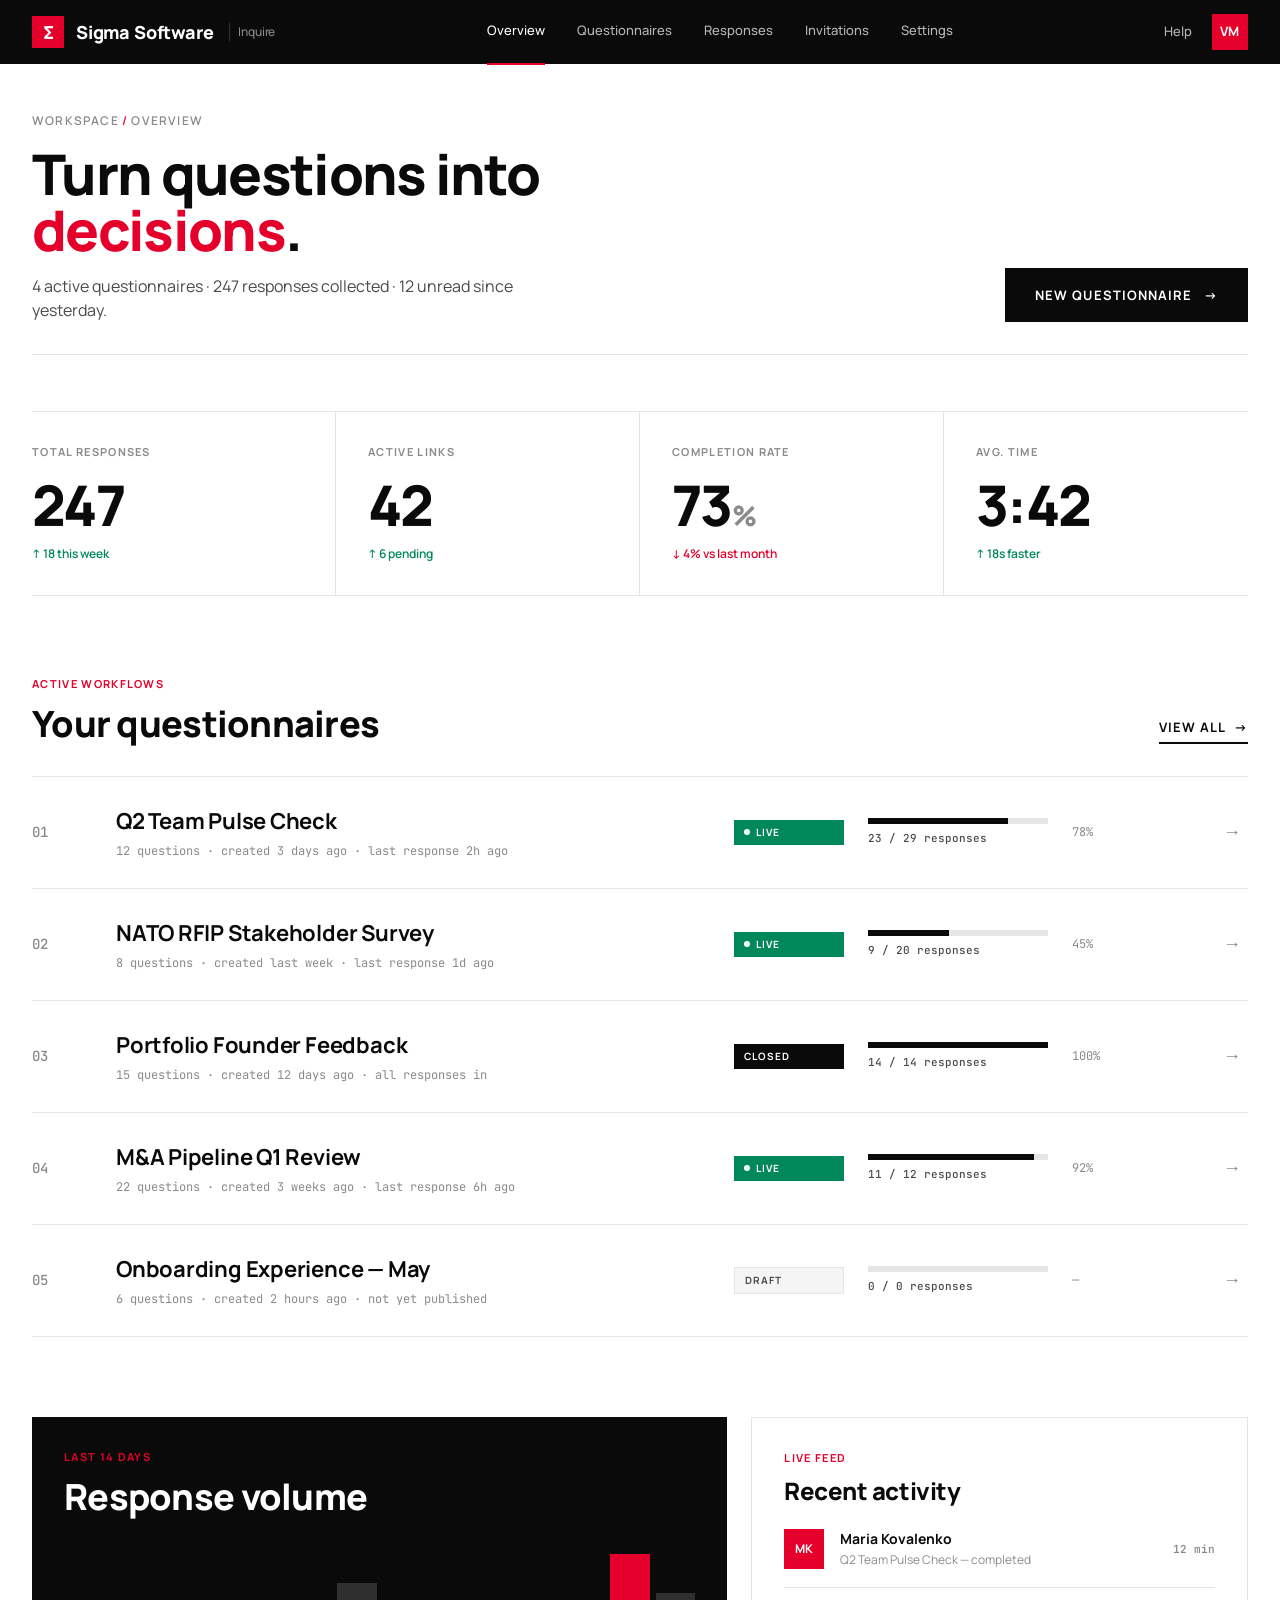
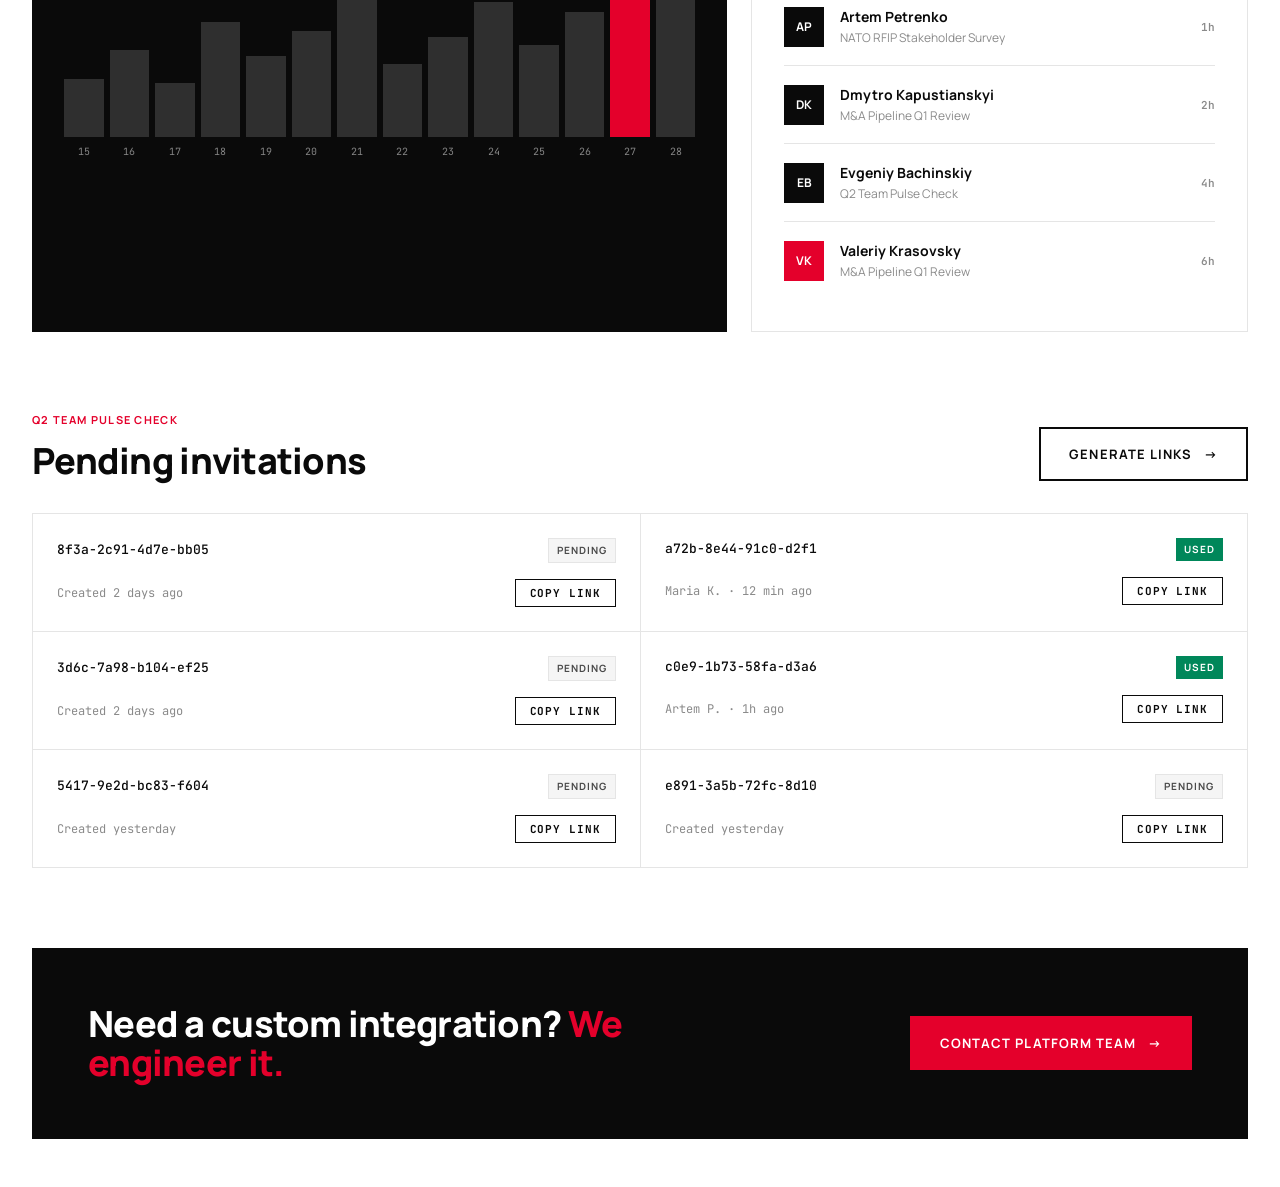
<file: public/index.html>
<!DOCTYPE html>
<html lang="en">
<head>
<meta charset="UTF-8">
<meta name="viewport" content="width=device-width, initial-scale=1.0">
<title>Questionnaire Admin — Sigma Software</title>
<link rel="preconnect" href="https://fonts.googleapis.com">
<link rel="preconnect" href="https://fonts.gstatic.com" crossorigin>
<link href="https://fonts.googleapis.com/css2?family=Manrope:wght@400;500;600;700;800&family=JetBrains+Mono:wght@400;500&display=swap" rel="stylesheet">
<style>
  :root {
    --bg: #ffffff;
    --bg-alt: #f5f5f5;
    --bg-dark: #0a0a0a;
    --ink: #0a0a0a;
    --ink-soft: #4a4a4a;
    --ink-mute: #8a8a8a;
    --line: #e5e5e5;
    --line-soft: #efefef;
    --red: #e4002b;
    --red-dark: #c00024;
    --green: #00875a;
    --amber: #d97706;
  }

  * { box-sizing: border-box; margin: 0; padding: 0; }

  body {
    font-family: 'Manrope', sans-serif;
    background: var(--bg);
    color: var(--ink);
    font-size: 14px;
    line-height: 1.5;
    -webkit-font-smoothing: antialiased;
    min-height: 100vh;
  }

  .mono { font-family: 'JetBrains Mono', monospace; }

  /* Top bar */
  .topbar {
    background: var(--bg-dark);
    color: var(--bg);
    padding: 0 32px;
    height: 64px;
    display: flex;
    align-items: center;
    justify-content: space-between;
    position: sticky;
    top: 0;
    z-index: 10;
  }

  .logo {
    display: flex;
    align-items: center;
    gap: 12px;
    font-weight: 800;
    font-size: 18px;
    letter-spacing: -0.01em;
  }

  .logo-mark {
    width: 32px; height: 32px;
    background: var(--red);
    display: flex; align-items: center; justify-content: center;
    color: white;
    font-weight: 800;
    font-size: 18px;
  }

  .logo-text { color: white; }
  .logo-sub { color: var(--ink-mute); font-weight: 500; font-size: 12px; padding-left: 8px; border-left: 1px solid #333; margin-left: 4px; }

  .topbar-nav {
    display: flex;
    gap: 32px;
  }

  .topbar-link {
    color: rgba(255,255,255,0.7);
    text-decoration: none;
    font-size: 13px;
    font-weight: 500;
    transition: color 0.15s;
    cursor: pointer;
  }
  .topbar-link:hover, .topbar-link.active { color: white; }
  .topbar-link.active { border-bottom: 2px solid var(--red); padding-bottom: 22px; margin-bottom: -22px; }

  .topbar-right {
    display: flex;
    align-items: center;
    gap: 20px;
  }

  .avatar {
    width: 36px; height: 36px;
    background: var(--red);
    color: white;
    display: flex; align-items: center; justify-content: center;
    font-weight: 700;
    font-size: 13px;
  }

  /* Layout */
  .container { max-width: 1320px; margin: 0 auto; padding: 48px 32px; }

  /* Hero */
  .hero {
    margin-bottom: 56px;
    display: flex;
    justify-content: space-between;
    align-items: flex-end;
    padding-bottom: 32px;
    border-bottom: 1px solid var(--line);
  }

  .breadcrumb {
    font-size: 12px;
    color: var(--ink-mute);
    text-transform: uppercase;
    letter-spacing: 0.1em;
    font-weight: 600;
    margin-bottom: 16px;
  }

  .breadcrumb .red { color: var(--red); }

  .page-title {
    font-size: 56px;
    font-weight: 800;
    line-height: 1;
    letter-spacing: -0.03em;
    max-width: 720px;
  }

  .page-title .red { color: var(--red); }

  .page-subtitle {
    color: var(--ink-soft);
    font-size: 16px;
    margin-top: 16px;
    max-width: 520px;
    line-height: 1.5;
  }

  .btn {
    padding: 16px 28px;
    border: 2px solid var(--ink);
    background: var(--ink);
    color: white;
    font-family: inherit;
    font-size: 13px;
    font-weight: 700;
    text-transform: uppercase;
    letter-spacing: 0.08em;
    cursor: pointer;
    transition: all 0.2s;
    display: inline-flex;
    align-items: center;
    gap: 12px;
    white-space: nowrap;
  }

  .btn:hover { background: var(--red); border-color: var(--red); }
  .btn .arrow { transition: transform 0.2s; }
  .btn:hover .arrow { transform: translateX(4px); }

  .btn-outline { background: transparent; color: var(--ink); }
  .btn-outline:hover { background: var(--ink); color: white; border-color: var(--ink); }

  /* Stats */
  .stats {
    display: grid;
    grid-template-columns: repeat(4, 1fr);
    gap: 0;
    margin-bottom: 80px;
    border-top: 1px solid var(--line);
    border-bottom: 1px solid var(--line);
  }

  .stat {
    padding: 32px 32px 32px 0;
    border-right: 1px solid var(--line);
    position: relative;
  }
  .stat:last-child { border-right: none; }
  .stat:not(:first-child) { padding-left: 32px; }

  .stat-label {
    font-size: 11px;
    text-transform: uppercase;
    letter-spacing: 0.12em;
    color: var(--ink-mute);
    font-weight: 700;
    margin-bottom: 16px;
  }

  .stat-value {
    font-size: 56px;
    font-weight: 800;
    line-height: 1;
    letter-spacing: -0.03em;
  }

  .stat-value .pct { font-size: 28px; color: var(--ink-mute); }

  .stat-delta {
    font-size: 12px;
    margin-top: 12px;
    display: flex;
    align-items: center;
    gap: 6px;
    font-weight: 600;
  }
  .stat-delta.up { color: var(--green); }
  .stat-delta.down { color: var(--red); }

  /* Section */
  .section { margin-bottom: 80px; }

  .section-head {
    display: flex;
    align-items: flex-end;
    justify-content: space-between;
    margin-bottom: 32px;
  }

  .section-eyebrow {
    font-size: 11px;
    text-transform: uppercase;
    letter-spacing: 0.12em;
    color: var(--red);
    font-weight: 700;
    margin-bottom: 12px;
  }

  .section-title {
    font-size: 36px;
    font-weight: 800;
    letter-spacing: -0.02em;
    line-height: 1.1;
    max-width: 640px;
  }

  .section-link {
    font-size: 13px;
    color: var(--ink);
    text-decoration: none;
    font-weight: 700;
    text-transform: uppercase;
    letter-spacing: 0.08em;
    display: inline-flex;
    align-items: center;
    gap: 8px;
    border-bottom: 2px solid var(--ink);
    padding-bottom: 4px;
    transition: all 0.2s;
  }
  .section-link:hover { color: var(--red); border-color: var(--red); }

  /* Questionnaire list */
  .q-list {
    border-top: 1px solid var(--line);
  }

  .q-item {
    display: grid;
    grid-template-columns: 60px 1fr 110px 180px 120px 32px;
    gap: 24px;
    padding: 28px 0;
    border-bottom: 1px solid var(--line);
    align-items: center;
    transition: all 0.2s;
    cursor: pointer;
  }

  .q-item:hover { padding-left: 12px; padding-right: 12px; background: var(--bg-alt); }
  .q-item:hover .q-num { color: var(--red); }

  .q-num {
    font-family: 'JetBrains Mono', monospace;
    font-size: 14px;
    color: var(--ink-mute);
    font-weight: 500;
    transition: color 0.2s;
  }

  .q-name {
    font-size: 22px;
    font-weight: 700;
    margin-bottom: 4px;
    letter-spacing: -0.01em;
  }

  .q-meta {
    font-size: 12px;
    color: var(--ink-mute);
    font-family: 'JetBrains Mono', monospace;
  }

  .badge {
    display: inline-flex;
    padding: 5px 10px;
    font-size: 10px;
    font-weight: 700;
    text-transform: uppercase;
    letter-spacing: 0.1em;
    align-items: center;
    gap: 6px;
  }
  .badge.live { background: var(--green); color: white; }
  .badge.draft { background: var(--bg-alt); color: var(--ink-soft); border: 1px solid var(--line); }
  .badge.closed { background: var(--ink); color: white; }
  .badge .dot { width: 6px; height: 6px; border-radius: 50%; background: currentColor; }

  /* Progress */
  .progress {
    display: flex;
    flex-direction: column;
    gap: 6px;
  }

  .progress-bar {
    height: 6px;
    background: var(--line);
    overflow: hidden;
    position: relative;
  }
  .progress-fill {
    height: 100%;
    background: var(--ink);
    transition: width 0.4s cubic-bezier(0.4, 0, 0.2, 1);
  }
  .q-item:hover .progress-fill { background: var(--red); }
  .progress-text {
    font-family: 'JetBrains Mono', monospace;
    font-size: 11px;
    color: var(--ink-soft);
    font-weight: 500;
  }

  .icon-btn {
    width: 32px; height: 32px;
    border: none; background: transparent;
    color: var(--ink-mute);
    cursor: pointer;
    display: flex; align-items: center; justify-content: center;
    transition: all 0.15s;
    font-size: 18px;
  }
  .icon-btn:hover { background: var(--ink); color: white; }

  /* Two column */
  .two-col {
    display: grid;
    grid-template-columns: 1.4fr 1fr;
    gap: 24px;
    margin-bottom: 80px;
  }

  .panel {
    background: var(--bg);
    border: 1px solid var(--line);
    padding: 32px;
  }

  .panel-dark {
    background: var(--bg-dark);
    color: white;
    border: none;
  }
  .panel-dark .section-title { color: white; }
  .panel-dark .section-eyebrow { color: var(--red); }

  /* Chart */
  .chart-area {
    margin-top: 28px;
    height: 220px;
    position: relative;
    display: flex;
    align-items: flex-end;
    gap: 6px;
    padding-bottom: 28px;
  }

  .chart-bar {
    flex: 1;
    background: rgba(255,255,255,0.15);
    position: relative;
    min-height: 4px;
    transition: all 0.4s cubic-bezier(0.4, 0, 0.2, 1);
    cursor: pointer;
  }
  .chart-bar:hover { background: var(--red); }
  .chart-bar.peak { background: var(--red); }

  .chart-label {
    position: absolute;
    bottom: -22px;
    left: 50%;
    transform: translateX(-50%);
    font-size: 10px;
    color: rgba(255,255,255,0.5);
    font-family: 'JetBrains Mono', monospace;
  }

  /* Recent responses */
  .response-item {
    display: flex;
    gap: 16px;
    padding: 18px 0;
    border-bottom: 1px solid var(--line);
    align-items: center;
  }
  .response-item:last-child { border-bottom: none; }
  .response-item:first-child { padding-top: 0; }

  .resp-avatar {
    width: 40px; height: 40px;
    background: var(--ink);
    color: white;
    display: flex; align-items: center; justify-content: center;
    font-weight: 700; font-size: 12px;
    flex-shrink: 0;
  }
  .resp-avatar.red { background: var(--red); }

  .resp-info { flex: 1; min-width: 0; }
  .resp-name { font-weight: 700; font-size: 14px; margin-bottom: 2px; }
  .resp-detail { color: var(--ink-mute); font-size: 12px; }
  .resp-time { font-size: 11px; color: var(--ink-mute); font-family: 'JetBrains Mono', monospace; font-weight: 600; }

  /* Invitations */
  .invite-grid {
    display: grid;
    grid-template-columns: repeat(2, 1fr);
    gap: 0;
    border-top: 1px solid var(--line);
    border-left: 1px solid var(--line);
  }

  .invite-card {
    border-right: 1px solid var(--line);
    border-bottom: 1px solid var(--line);
    padding: 24px;
    display: flex;
    flex-direction: column;
    gap: 16px;
    background: var(--bg);
    transition: all 0.2s;
  }

  .invite-card:hover { background: var(--bg-alt); }

  .invite-header {
    display: flex;
    justify-content: space-between;
    align-items: center;
  }

  .invite-token {
    font-family: 'JetBrains Mono', monospace;
    font-size: 13px;
    color: var(--ink);
    font-weight: 500;
  }

  .invite-status {
    font-size: 10px;
    text-transform: uppercase;
    letter-spacing: 0.1em;
    font-weight: 700;
    padding: 4px 8px;
  }
  .invite-status.pending { background: var(--bg-alt); color: var(--ink-soft); border: 1px solid var(--line); }
  .invite-status.used { background: var(--green); color: white; }

  .invite-meta {
    display: flex;
    justify-content: space-between;
    align-items: center;
    font-size: 12px;
    color: var(--ink-mute);
    font-family: 'JetBrains Mono', monospace;
  }

  .copy-btn {
    background: transparent;
    border: 1px solid var(--ink);
    padding: 6px 14px;
    font-size: 11px;
    cursor: pointer;
    color: var(--ink);
    font-family: inherit;
    font-weight: 700;
    text-transform: uppercase;
    letter-spacing: 0.08em;
    transition: all 0.2s;
  }
  .copy-btn:hover { background: var(--ink); color: white; }

  /* Footer banner */
  .footer-cta {
    background: var(--bg-dark);
    color: white;
    padding: 56px;
    margin-top: 80px;
    display: flex;
    justify-content: space-between;
    align-items: center;
    gap: 32px;
  }

  .footer-cta-title {
    font-size: 36px;
    font-weight: 800;
    letter-spacing: -0.02em;
    line-height: 1.1;
    max-width: 600px;
  }

  .footer-cta-title .red { color: var(--red); }

  .btn-red {
    background: var(--red);
    border-color: var(--red);
  }
  .btn-red:hover { background: var(--red-dark); border-color: var(--red-dark); }

  /* Animations */
  @keyframes fadeUp {
    from { opacity: 0; transform: translateY(16px); }
    to { opacity: 1; transform: translateY(0); }
  }

  .stat, .q-item, .panel, .invite-card { animation: fadeUp 0.5s cubic-bezier(0.4, 0, 0.2, 1) backwards; }
  .stat:nth-child(1) { animation-delay: 0.05s; }
  .stat:nth-child(2) { animation-delay: 0.10s; }
  .stat:nth-child(3) { animation-delay: 0.15s; }
  .stat:nth-child(4) { animation-delay: 0.20s; }
  .q-item:nth-child(1) { animation-delay: 0.25s; }
  .q-item:nth-child(2) { animation-delay: 0.30s; }
  .q-item:nth-child(3) { animation-delay: 0.35s; }
  .q-item:nth-child(4) { animation-delay: 0.40s; }
  .q-item:nth-child(5) { animation-delay: 0.45s; }

  @media (max-width: 1024px) {
    .topbar-nav { display: none; }
    .container { padding: 32px 20px; }
    .stats { grid-template-columns: repeat(2, 1fr); }
    .stat { border-right: none; border-bottom: 1px solid var(--line); padding: 24px 0 !important; }
    .two-col { grid-template-columns: 1fr; }
    .invite-grid { grid-template-columns: 1fr; }
    .page-title { font-size: 36px; }
    .section-title { font-size: 24px; }
    .footer-cta { flex-direction: column; align-items: flex-start; padding: 32px; }
    .footer-cta-title { font-size: 24px; }
    .q-item { grid-template-columns: 30px 1fr auto; gap: 12px; padding: 20px 0; }
    .q-item > :nth-child(3), .q-item > :nth-child(4), .q-item > :nth-child(5) { display: none; }
    .hero { flex-direction: column; align-items: flex-start; gap: 24px; }
  }
</style>
</head>
<body>

<!-- Top bar -->
<header class="topbar">
  <div class="logo">
    <div class="logo-mark">Σ</div>
    <span class="logo-text">Sigma Software</span>
    <span class="logo-sub">Inquire</span>
  </div>

  <nav class="topbar-nav">
    <a class="topbar-link active">Overview</a>
    <a class="topbar-link">Questionnaires</a>
    <a class="topbar-link">Responses</a>
    <a class="topbar-link">Invitations</a>
    <a class="topbar-link">Settings</a>
  </nav>

  <div class="topbar-right">
    <a class="topbar-link">Help</a>
    <div class="avatar">VM</div>
  </div>
</header>

<div class="container">

  <!-- Hero -->
  <section class="hero">
    <div>
      <div class="breadcrumb">Workspace <span class="red">/</span> Overview</div>
      <h1 class="page-title">Turn questions into <span class="red">decisions</span>.</h1>
      <p class="page-subtitle">4 active questionnaires · 247 responses collected · 12 unread since yesterday.</p>
    </div>
    <button class="btn">New questionnaire <span class="arrow">→</span></button>
  </section>

  <!-- Stats -->
  <div class="stats">
    <div class="stat">
      <div class="stat-label">Total responses</div>
      <div class="stat-value">247</div>
      <div class="stat-delta up">↑ 18 this week</div>
    </div>
    <div class="stat">
      <div class="stat-label">Active links</div>
      <div class="stat-value">42</div>
      <div class="stat-delta up">↑ 6 pending</div>
    </div>
    <div class="stat">
      <div class="stat-label">Completion rate</div>
      <div class="stat-value">73<span class="pct">%</span></div>
      <div class="stat-delta down">↓ 4% vs last month</div>
    </div>
    <div class="stat">
      <div class="stat-label">Avg. time</div>
      <div class="stat-value">3:42</div>
      <div class="stat-delta up">↑ 18s faster</div>
    </div>
  </div>

  <!-- Questionnaires -->
  <section class="section">
    <div class="section-head">
      <div>
        <div class="section-eyebrow">Active workflows</div>
        <h2 class="section-title">Your questionnaires</h2>
      </div>
      <a class="section-link">View all <span>→</span></a>
    </div>

    <div class="q-list">
      <div class="q-item">
        <div class="q-num">01</div>
        <div>
          <div class="q-name">Q2 Team Pulse Check</div>
          <div class="q-meta">12 questions · created 3 days ago · last response 2h ago</div>
        </div>
        <span class="badge live"><span class="dot"></span>Live</span>
        <div class="progress">
          <div class="progress-bar"><div class="progress-fill" style="width: 78%;"></div></div>
          <span class="progress-text">23 / 29 responses</span>
        </div>
        <div class="q-meta">78%</div>
        <button class="icon-btn">→</button>
      </div>

      <div class="q-item">
        <div class="q-num">02</div>
        <div>
          <div class="q-name">NATO RFIP Stakeholder Survey</div>
          <div class="q-meta">8 questions · created last week · last response 1d ago</div>
        </div>
        <span class="badge live"><span class="dot"></span>Live</span>
        <div class="progress">
          <div class="progress-bar"><div class="progress-fill" style="width: 45%;"></div></div>
          <span class="progress-text">9 / 20 responses</span>
        </div>
        <div class="q-meta">45%</div>
        <button class="icon-btn">→</button>
      </div>

      <div class="q-item">
        <div class="q-num">03</div>
        <div>
          <div class="q-name">Portfolio Founder Feedback</div>
          <div class="q-meta">15 questions · created 12 days ago · all responses in</div>
        </div>
        <span class="badge closed">Closed</span>
        <div class="progress">
          <div class="progress-bar"><div class="progress-fill" style="width: 100%;"></div></div>
          <span class="progress-text">14 / 14 responses</span>
        </div>
        <div class="q-meta">100%</div>
        <button class="icon-btn">→</button>
      </div>

      <div class="q-item">
        <div class="q-num">04</div>
        <div>
          <div class="q-name">M&A Pipeline Q1 Review</div>
          <div class="q-meta">22 questions · created 3 weeks ago · last response 6h ago</div>
        </div>
        <span class="badge live"><span class="dot"></span>Live</span>
        <div class="progress">
          <div class="progress-bar"><div class="progress-fill" style="width: 92%;"></div></div>
          <span class="progress-text">11 / 12 responses</span>
        </div>
        <div class="q-meta">92%</div>
        <button class="icon-btn">→</button>
      </div>

      <div class="q-item">
        <div class="q-num">05</div>
        <div>
          <div class="q-name">Onboarding Experience — May</div>
          <div class="q-meta">6 questions · created 2 hours ago · not yet published</div>
        </div>
        <span class="badge draft">Draft</span>
        <div class="progress">
          <div class="progress-bar"><div class="progress-fill" style="width: 0%;"></div></div>
          <span class="progress-text">0 / 0 responses</span>
        </div>
        <div class="q-meta">—</div>
        <button class="icon-btn">→</button>
      </div>
    </div>
  </section>

  <!-- Two column: Chart + Recent -->
  <div class="two-col">
    <div class="panel panel-dark">
      <div class="section-eyebrow">Last 14 days</div>
      <h2 class="section-title">Response volume</h2>
      <div class="chart-area">
        <div class="chart-bar" style="height: 30%;"><span class="chart-label">15</span></div>
        <div class="chart-bar" style="height: 45%;"><span class="chart-label">16</span></div>
        <div class="chart-bar" style="height: 28%;"><span class="chart-label">17</span></div>
        <div class="chart-bar" style="height: 60%;"><span class="chart-label">18</span></div>
        <div class="chart-bar" style="height: 42%;"><span class="chart-label">19</span></div>
        <div class="chart-bar" style="height: 55%;"><span class="chart-label">20</span></div>
        <div class="chart-bar" style="height: 80%;"><span class="chart-label">21</span></div>
        <div class="chart-bar" style="height: 38%;"><span class="chart-label">22</span></div>
        <div class="chart-bar" style="height: 52%;"><span class="chart-label">23</span></div>
        <div class="chart-bar" style="height: 70%;"><span class="chart-label">24</span></div>
        <div class="chart-bar" style="height: 48%;"><span class="chart-label">25</span></div>
        <div class="chart-bar" style="height: 65%;"><span class="chart-label">26</span></div>
        <div class="chart-bar peak" style="height: 95%;"><span class="chart-label">27</span></div>
        <div class="chart-bar" style="height: 75%;"><span class="chart-label">28</span></div>
      </div>
    </div>

    <div class="panel">
      <div class="section-eyebrow">Live feed</div>
      <h2 class="section-title" style="font-size:24px;">Recent activity</h2>
      <div style="margin-top: 24px;">
        <div class="response-item">
          <div class="resp-avatar red">MK</div>
          <div class="resp-info">
            <div class="resp-name">Maria Kovalenko</div>
            <div class="resp-detail">Q2 Team Pulse Check — completed</div>
          </div>
          <div class="resp-time">12 min</div>
        </div>

        <div class="response-item">
          <div class="resp-avatar">AP</div>
          <div class="resp-info">
            <div class="resp-name">Artem Petrenko</div>
            <div class="resp-detail">NATO RFIP Stakeholder Survey</div>
          </div>
          <div class="resp-time">1h</div>
        </div>

        <div class="response-item">
          <div class="resp-avatar">DK</div>
          <div class="resp-info">
            <div class="resp-name">Dmytro Kapustianskyi</div>
            <div class="resp-detail">M&A Pipeline Q1 Review</div>
          </div>
          <div class="resp-time">2h</div>
        </div>

        <div class="response-item">
          <div class="resp-avatar">EB</div>
          <div class="resp-info">
            <div class="resp-name">Evgeniy Bachinskiy</div>
            <div class="resp-detail">Q2 Team Pulse Check</div>
          </div>
          <div class="resp-time">4h</div>
        </div>

        <div class="response-item">
          <div class="resp-avatar red">VK</div>
          <div class="resp-info">
            <div class="resp-name">Valeriy Krasovsky</div>
            <div class="resp-detail">M&A Pipeline Q1 Review</div>
          </div>
          <div class="resp-time">6h</div>
        </div>
      </div>
    </div>
  </div>

  <!-- Invitations -->
  <section class="section">
    <div class="section-head">
      <div>
        <div class="section-eyebrow">Q2 Team Pulse Check</div>
        <h2 class="section-title">Pending invitations</h2>
      </div>
      <button class="btn btn-outline">Generate links <span class="arrow">→</span></button>
    </div>

    <div class="invite-grid">
      <div class="invite-card">
        <div class="invite-header">
          <span class="invite-token">8f3a-2c91-4d7e-bb05</span>
          <span class="invite-status pending">Pending</span>
        </div>
        <div class="invite-meta">
          <span>Created 2 days ago</span>
          <button class="copy-btn">Copy link</button>
        </div>
      </div>

      <div class="invite-card">
        <div class="invite-header">
          <span class="invite-token">a72b-8e44-91c0-d2f1</span>
          <span class="invite-status used">Used</span>
        </div>
        <div class="invite-meta">
          <span>Maria K. · 12 min ago</span>
          <button class="copy-btn">Copy link</button>
        </div>
      </div>

      <div class="invite-card">
        <div class="invite-header">
          <span class="invite-token">3d6c-7a98-b104-ef25</span>
          <span class="invite-status pending">Pending</span>
        </div>
        <div class="invite-meta">
          <span>Created 2 days ago</span>
          <button class="copy-btn">Copy link</button>
        </div>
      </div>

      <div class="invite-card">
        <div class="invite-header">
          <span class="invite-token">c0e9-1b73-58fa-d3a6</span>
          <span class="invite-status used">Used</span>
        </div>
        <div class="invite-meta">
          <span>Artem P. · 1h ago</span>
          <button class="copy-btn">Copy link</button>
        </div>
      </div>

      <div class="invite-card">
        <div class="invite-header">
          <span class="invite-token">5417-9e2d-bc83-f604</span>
          <span class="invite-status pending">Pending</span>
        </div>
        <div class="invite-meta">
          <span>Created yesterday</span>
          <button class="copy-btn">Copy link</button>
        </div>
      </div>

      <div class="invite-card">
        <div class="invite-header">
          <span class="invite-token">e891-3a5b-72fc-8d10</span>
          <span class="invite-status pending">Pending</span>
        </div>
        <div class="invite-meta">
          <span>Created yesterday</span>
          <button class="copy-btn">Copy link</button>
        </div>
      </div>
    </div>
  </section>

  <!-- Footer CTA -->
  <div class="footer-cta">
    <h3 class="footer-cta-title">Need a custom integration? <span class="red">We engineer it.</span></h3>
    <button class="btn btn-red">Contact platform team <span class="arrow">→</span></button>
  </div>

</div>

<script>
  document.querySelectorAll('.copy-btn').forEach(btn => {
    btn.addEventListener('click', e => {
      e.stopPropagation();
      const original = btn.textContent;
      btn.textContent = '✓ Copied';
      btn.style.background = 'var(--green)';
      btn.style.color = 'white';
      btn.style.borderColor = 'var(--green)';
      setTimeout(() => {
        btn.textContent = original;
        btn.style.background = '';
        btn.style.color = '';
        btn.style.borderColor = '';
      }, 1400);
    });
  });

  document.querySelectorAll('.topbar-link').forEach(item => {
    item.addEventListener('click', () => {
      document.querySelectorAll('.topbar-link').forEach(i => i.classList.remove('active'));
      item.classList.add('active');
    });
  });
</script>

</body>
</html>
</file>
